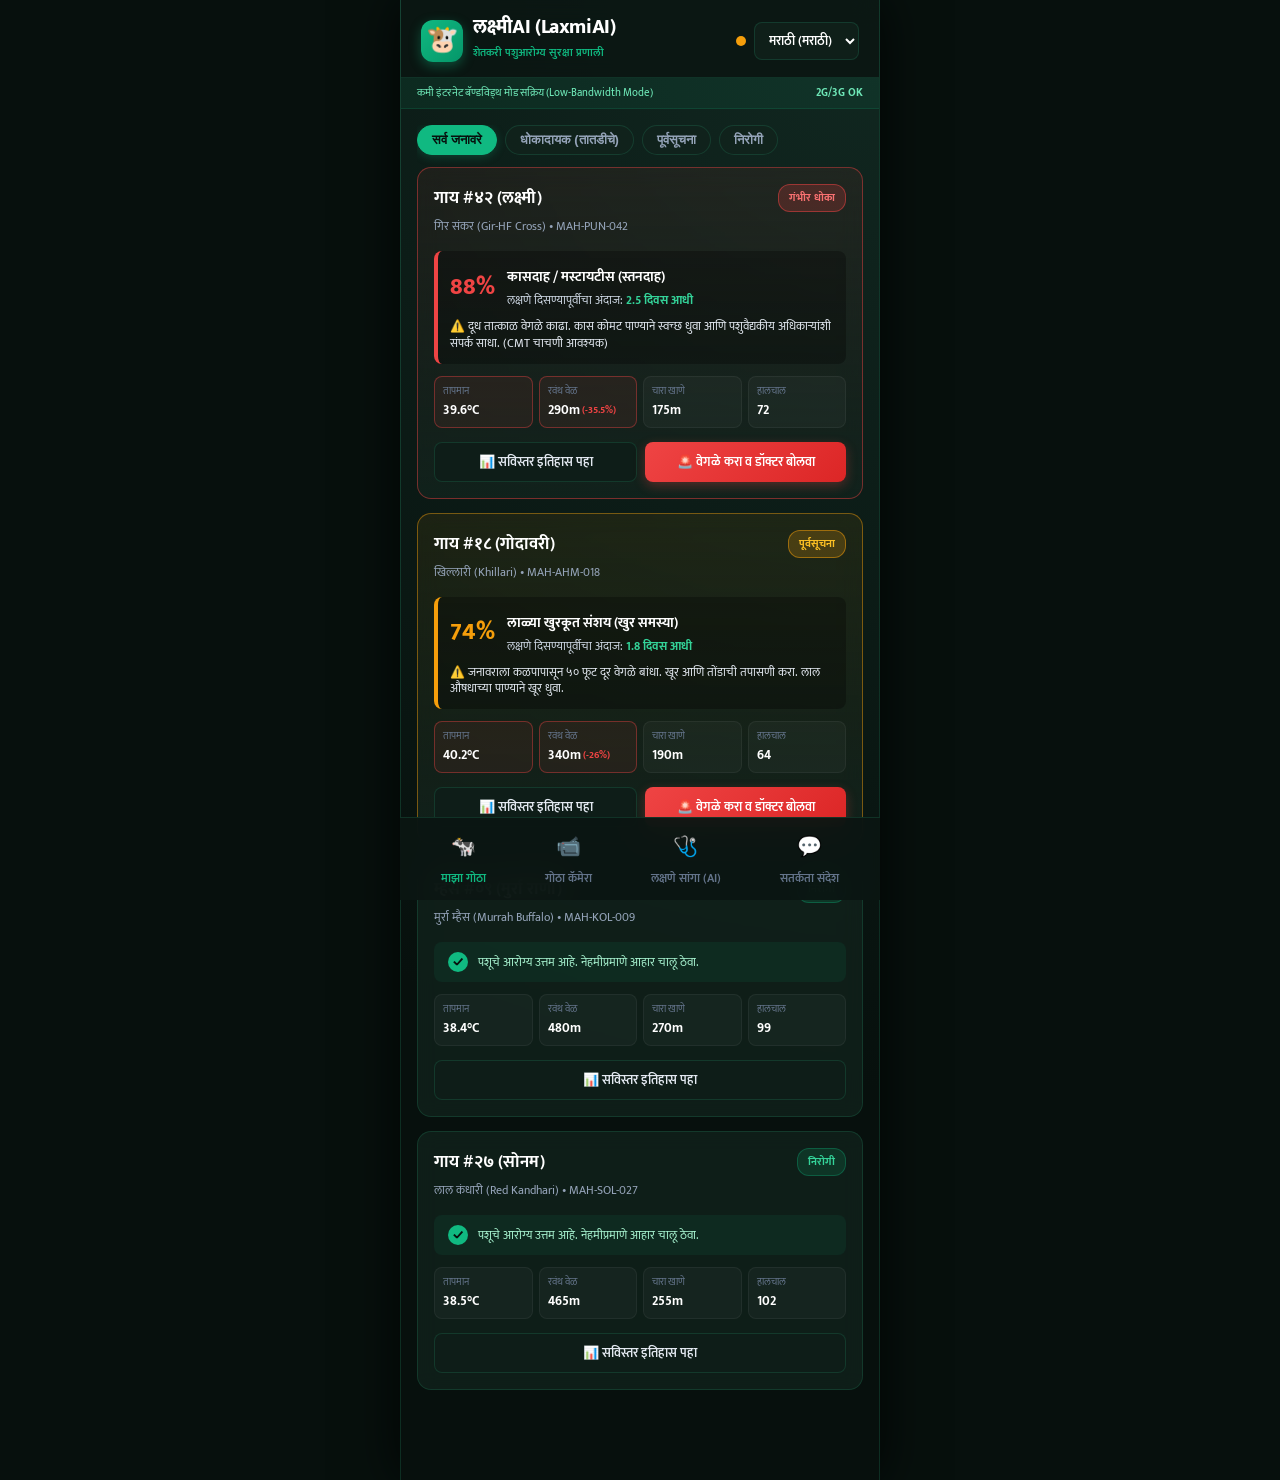
<file: farmer-app/index.html>
<!DOCTYPE html>
<html lang="mr">
<head>
  <meta charset="UTF-8">
  <meta name="viewport" content="width=device-width, initial-scale=1.0, maximum-scale=1.0, user-scalable=no">
  <title>LaxmiAI (लक्ष्मीAI) - शेतकरी पशुआरोग्य सुरक्षा प्रणाली</title>
  <meta name="description" content="LaxmiAI: AI-Powered Livestock Health Surveillance Platform for Rural Farmers (SIH Govt of Maharashtra)">
  <link rel="manifest" href="manifest.json">
  <link rel="stylesheet" href="css/app.css">
  <link rel="icon" href="data:image/svg+xml,<svg xmlns=%22http://www.w3.org/2000/svg%22 viewBox=%220 0 100 100%22><text y=%22.9em%22 font-size=%2290%22>🐮</text></svg>">
</head>
<body>

  <div class="app-container">
    <!-- Top Sticky Header -->
    <header class="app-header">
      <div class="brand-section">
        <div class="brand-logo">🐮</div>
        <div>
          <h1 class="brand-title" data-i18n="app_title">LaxmiAI (लक्ष्मीAI)</h1>
          <span class="brand-subtitle" data-i18n="app_subtitle">शेतकरी पशुआरोग्य सुरक्षा</span>
        </div>
      </div>
      <div class="header-controls">
        <span id="backendStatusIndicator" class="online-indicator live" title="Backend Connected"></span>
        <select id="langSelect" class="lang-dropdown" aria-label="भाषा निवडा">
          <option value="mr">मराठी (मराठी)</option>
          <option value="hi">हिन्दी (Hindi)</option>
          <option value="en">English</option>
        </select>
      </div>
    </header>

    <!-- Low-Bandwidth Mode Notification Bar -->
    <div class="low-bandwidth-banner">
      <span data-i18n="offline_notice">📶 कमी इंटरनेट बॅण्डविड्थ मोड सक्रिय (Low-Bandwidth Mode)</span>
      <span style="font-weight: 700;">2G/3G OK</span>
    </div>

    <!-- Main Views Area -->
    <main class="main-content">

      <!-- VIEW 1: HERD DASHBOARD -->
      <section id="viewDashboard">
        <!-- Filter Chips -->
        <div class="filter-bar">
          <button class="filter-chip active" data-filter="all" data-i18n="filter_all">सर्व जनावरे</button>
          <button class="filter-chip" data-filter="critical" data-i18n="filter_high_risk">धोकादायक (तातडीचे)</button>
          <button class="filter-chip" data-filter="warning" data-i18n="filter_warning">पूर्वसूचना</button>
          <button class="filter-chip" data-filter="healthy" data-i18n="filter_healthy">निरोगी</button>
        </div>

        <!-- Herd Cards Feed -->
        <div id="herdCardsContainer" class="herd-cards-container">
          <!-- Dynamic cards injected by app.js -->
        </div>
      </section>

      <!-- VIEW 2: ANIMAL DETAIL & CHARTS -->
      <section id="viewDetail" style="display: none;">
        <div class="back-bar">
          <button class="back-btn" onclick="showTab('dashboard')" data-i18n="btn_back_to_herd">← मागे गोठ्याकडे</button>
        </div>

        <div class="detail-card">
          <h2 id="detailHeaderName" class="cow-name" style="font-size: 20px;">गाय #४२ (लक्ष्मी)</h2>
          <span id="detailHeaderSub" class="cow-breed" style="display: block; margin-bottom: 14px;">गिर संकर • MAH-PUN-042</span>

          <h4 style="font-size: 14px; color: #34D399; margin-bottom: 8px;" data-i18n="trend_charts">मागील ७ दिवसांचा कल आलेख</h4>

          <!-- Metric Switch Buttons -->
          <div class="metric-selector">
            <button class="metric-btn active" data-metric="temperature" onclick="setChartMetric('temperature')">🌡️ शरीराचे तापमान</button>
            <button class="metric-btn" data-metric="rumination" onclick="setChartMetric('rumination')">🌾 रवंथ वेळ (min)</button>
            <button class="metric-btn" data-metric="feeding" onclick="setChartMetric('feeding')">🥣 चारा खाणे (min)</button>
            <button class="metric-btn" data-metric="activity" onclick="setChartMetric('activity')">🏃 हालचाल निर्देशांक</button>
          </div>

          <!-- Pure SVG Chart Area -->
          <div id="vitalsChartArea" class="chart-wrapper"></div>
        </div>

        <!-- Vaccination & Medical Record -->
        <div class="detail-card">
          <h4 style="font-size: 14px; color: #E2E8F0; margin-bottom: 10px;" data-i18n="vaccination_log">लसीकरण व उपचार नोंदवही</h4>
          <div id="vaccinationLogContainer"></div>
        </div>
      </section>

      <!-- VIEW 3: SYMPTOM REPORT & AI TRIAGE -->
      <section id="viewSymptoms" style="display: none;">
        <div class="detail-card">
          <h2 style="font-size: 18px; margin-bottom: 6px;" data-i18n="report_screen_title">जनावराची लक्षणे सांगा</h2>
          <p style="font-size: 13px; color: var(--text-muted); margin-bottom: 14px;" data-i18n="report_screen_desc">
            तुमच्या भाषेत जनावराची लक्षणे लिहा किंवा माईक दाबून बोला. आमची AI प्रणाली तात्काळ आजार ओळखेल आणि घरगुती प्रथमोपचार सांगेल.
          </p>

          <div class="symptom-form">
            <textarea id="symptomInput" class="symptom-textarea" placeholder="उदा. गायीचे दूध अचानक कमी झाले आहे, कास गरम आणि सुजलेली दिसते..." data-i18n="symptom_placeholder"></textarea>

            <div class="symptom-btn-row">
              <button id="btnVoiceRecord" class="btn btn-secondary" style="flex: 1;" data-i18n="btn_record_voice">
                🎤 आवाज रेकॉर्ड करा
              </button>
              <button class="btn btn-secondary" style="flex: 1;" onclick="alert('कॅमेरा उघडला - फोटो जोडला गेला!')" data-i18n="btn_add_photo">
                📷 फोटो जोडा
              </button>
            </div>

            <button id="btnAnalyzeSymptoms" class="btn btn-primary" style="padding: 12px; font-size: 15px;" data-i18n="btn_analyze_symptoms">
              🔍 AI द्वारे आजार तपासा
            </button>
          </div>

          <!-- AI Triage Result Box -->
          <div id="triageResultCard" class="triage-result-box">
            <div style="display: flex; justify-content: space-between; align-items: center; margin-bottom: 8px;">
              <h4 data-i18n="triage_result_title">AI निदान व तत्काळ सल्ला</h4>
              <span id="triageUrgency" class="status-pill pill-critical">अतितातडीचे</span>
            </div>

            <div style="background: rgba(0,0,0,0.3); padding: 10px; border-radius: 8px; margin-bottom: 12px;">
              <span style="font-size: 12px; color: var(--text-dim);" data-i18n="predicted_disease">संभाव्य आजार:</span>
              <strong id="triageCondition" style="font-size: 16px; color: #FFFFFF; display: block;">कासदाह / मस्टायटीस</strong>
            </div>

            <strong style="font-size: 13px; color: #F8FAFC;" data-i18n="immediate_actions">शेतकऱ्यांनी लगेच करावयाची कृती:</strong>
            <ul id="triageActionsList" class="triage-actions-list"></ul>

            <button id="btnPlayAudioAdvice" class="btn btn-secondary" style="width: 100%; margin-top: 10px; border-color: #10B981; color: #34D399;" data-i18n="listen_audio_advice">
              🔊 मराठीत सल्ला ऐका
            </button>

            <p style="font-size: 11px; color: #94A3B8; text-align: center; margin-top: 10px;" data-i18n="gov_helpline">
              महाराष्ट्र शासन मोफत पशुसंवर्धन हेल्पलाईन: १९६२
            </p>
          </div>
        </div>
      </section>

      <!-- VIEW 4: ALERTS FEED -->
      <section id="viewAlerts" style="display: none;">
        <div id="alertsFeedContainer"></div>
      </section>

      <!-- VIEW 5: LIVE BARN CAMERA FEED (गोठा थेट कॅमेरा) -->
      <section id="viewCamera" style="display: none;">
        <div class="detail-card">
          <div style="display: flex; justify-content: space-between; align-items: center; margin-bottom: 8px;">
            <h2 style="font-size: 18px; color: #FFFFFF;" data-i18n="tab_camera">गोठा कॅमेरा (थेट पाळत)</h2>
            <span id="farmerCameraStatusBadge" class="status-pill pill-critical">● थेट (Live AI)</span>
          </div>
          <p style="font-size: 12px; color: var(--text-muted); margin-bottom: 12px;">
            तुमच्या गोठ्यातील सीसीटीव्ही किंवा मोबाईल कॅमेरा वापरून आजारी जनावरे व असामान्य हालचाली (दीर्घकाळ झोपून राहणे) ओळखा.
          </p>

          <!-- Video / Canvas Feed Player -->
          <div class="farmer-cctv-wrapper">
            <canvas id="farmerCCTVCanvas"></canvas>
            <video id="farmerWebcamVideo" playsinline autoplay muted style="display: none;"></video>
            <div class="farmer-cctv-hud">
              <span id="farmerHudLocation">📍 बारामती शेड #०४ • TAG-1042</span>
              <span id="farmerHudFps" style="color: #34D399;">28.8 FPS</span>
            </div>
          </div>

          <!-- Camera Controls -->
          <div style="display: flex; gap: 8px; margin-top: 12px; flex-wrap: wrap;">
            <button id="btnToggleFarmerWebcam" class="btn btn-primary" style="flex: 1; min-width: 140px;" onclick="toggleFarmerCamera()">
              📷 माझा कॅमेरा सुरू करा
            </button>
            <button class="btn btn-secondary" style="flex: 1; min-width: 140px;" onclick="document.getElementById('farmerVideoUploadInput').click()">
              📁 व्हिडिओ क्लिप तपासा
            </button>
            <input type="file" id="farmerVideoUploadInput" accept="video/*" style="display: none;" onchange="handleFarmerVideoUpload(event)">
          </div>

          <!-- Live Detection Report Card -->
          <div id="farmerCameraAlertBox" class="triage-result-box" style="display: block; margin-top: 14px; border-left-color: #EF4444;">
            <div style="display: flex; justify-content: space-between; align-items: center; margin-bottom: 6px;">
              <strong style="color: #EF4444; font-size: 14px;">⚠️ AI इशारा: असामान्य वर्तन आढळले!</strong>
              <span class="status-pill pill-critical">९४% अचूकता</span>
            </div>
            <div style="font-size: 13px; color: #F1F5F9; line-height: 1.4;">
              <strong>गाय #४२ (लक्ष्मी):</strong> जनावर >१८० मिनिटांपासून एकाकी पडून आहे (Prolonged Recumbency). कासदाह किंवा तीव्र तापाची शक्यता आहे.
            </div>
            <div style="display: flex; gap: 8px; margin-top: 10px;">
              <button class="btn btn-secondary" style="flex: 1; border-color: #EF4444; color: #FCA5A5;" onclick="playVoiceWarningAudio()">
                🔊 आवाजी सतर्कता ऐका
              </button>
              <button class="btn btn-primary" style="flex: 1; background: #10B981;" onclick="callDoctorHelpline()">
                📞 १९६२ डॉक्टर बोलवा
              </button>
            </div>
          </div>
        </div>
      </section>

    </main>

    <!-- Bottom Sticky Tab Navigation -->
    <nav class="bottom-nav">
      <button class="nav-tab-btn active" data-tab="dashboard">
        <span class="tab-icon">🐄</span>
        <span data-i18n="tab_dashboard">माझा गोठा</span>
      </button>
      <button class="nav-tab-btn" data-tab="camera">
        <span class="tab-icon">📹</span>
        <span data-i18n="tab_camera">गोठा कॅमेरा</span>
      </button>
      <button class="nav-tab-btn" data-tab="symptoms">
        <span class="tab-icon">🩺</span>
        <span data-i18n="tab_symptoms">लक्षणे सांगा (AI)</span>
      </button>
      <button class="nav-tab-btn" data-tab="alerts">
        <span class="tab-icon">💬</span>
        <span data-i18n="tab_alerts">सतर्कता संदेश</span>
      </button>
    </nav>
  </div>

  <script src="js/i18n.js"></script>
  <script src="js/api.js"></script>
  <script src="js/charts.js"></script>
  <script src="js/app.js"></script>
</body>
</html>
</file>
<file: farmer-app/css/app.css>
/*
  PashuRakshak Farmer App - Modern Rural PWA Stylesheet
  Theme: Glassmorphic Emerald & Deep Carbon
  Optimized for high-contrast mobile displays in rural sunlight.
*/

@import url('https://fonts.googleapis.com/css2?family=Mukta:wght@400;500;600;700;800&family=Outfit:wght@400;500;600;700&display=swap');

:root {
  --bg-primary: #07100D;
  --bg-surface: #0E1D18;
  --bg-card: rgba(18, 35, 29, 0.75);
  --bg-glass: rgba(22, 44, 37, 0.6);
  --border-subtle: rgba(52, 211, 153, 0.15);
  --border-glow: rgba(16, 185, 129, 0.4);

  --accent-green: #10B981;
  --accent-green-glow: rgba(16, 185, 129, 0.25);
  --accent-amber: #F59E0B;
  --accent-red: #EF4444;
  --accent-red-bg: rgba(239, 68, 68, 0.12);
  --accent-blue: #3B82F6;

  --text-main: #F8FAFC;
  --text-muted: #94A3B8;
  --text-dim: #64748B;

  --radius-sm: 8px;
  --radius-md: 14px;
  --radius-lg: 20px;
  --shadow-card: 0 10px 25px -5px rgba(0, 0, 0, 0.5), 0 8px 10px -6px rgba(0, 0, 0, 0.4);
}

* {
  box-sizing: border-box;
  margin: 0;
  padding: 0;
  -webkit-tap-highlight-color: transparent;
}

body {
  font-family: 'Mukta', 'Outfit', sans-serif;
  background-color: var(--bg-primary);
  color: var(--text-main);
  min-height: 100vh;
  display: flex;
  justify-content: center;
  align-items: flex-start;
  padding: 0;
  overflow-x: hidden;
}

/* Mobile Frame Container */
.app-container {
  width: 100%;
  max-width: 480px;
  min-height: 100vh;
  background: radial-gradient(circle at top right, #112821 0%, #07100D 70%);
  display: flex;
  flex-direction: column;
  position: relative;
  box-shadow: 0 0 50px rgba(0, 0, 0, 0.8);
  border-left: 1px solid var(--border-subtle);
  border-right: 1px solid var(--border-subtle);
}

/* App Header */
.app-header {
  padding: 16px 20px 12px;
  background: rgba(11, 22, 18, 0.85);
  backdrop-filter: blur(12px);
  position: sticky;
  top: 0;
  z-index: 50;
  border-bottom: 1px solid var(--border-subtle);
  display: flex;
  align-items: center;
  justify-content: space-between;
}

.brand-section {
  display: flex;
  align-items: center;
  gap: 10px;
}

.brand-logo {
  font-size: 26px;
  background: linear-gradient(135deg, #10B981, #059669);
  width: 42px;
  height: 42px;
  display: flex;
  align-items: center;
  justify-content: center;
  border-radius: 12px;
  box-shadow: 0 4px 12px rgba(16, 185, 129, 0.35);
}

.brand-title {
  font-size: 20px;
  font-weight: 800;
  letter-spacing: -0.02em;
  color: #FFFFFF;
  line-height: 1.1;
}

.brand-subtitle {
  font-size: 11px;
  color: var(--accent-green);
  font-weight: 600;
}

.header-controls {
  display: flex;
  align-items: center;
  gap: 8px;
}

.lang-dropdown {
  background: var(--bg-card);
  border: 1px solid var(--border-subtle);
  color: #FFFFFF;
  font-family: 'Mukta', sans-serif;
  font-size: 13px;
  font-weight: 600;
  padding: 6px 10px;
  border-radius: var(--radius-sm);
  outline: none;
  cursor: pointer;
}

.online-indicator {
  width: 10px;
  height: 10px;
  border-radius: 50%;
  display: inline-block;
}

.online-indicator.live {
  background: #10B981;
  box-shadow: 0 0 8px #10B981;
}

.online-indicator.cached {
  background: #F59E0B;
}

/* Low-Bandwidth Banner */
.low-bandwidth-banner {
  background: rgba(16, 185, 129, 0.08);
  border-bottom: 1px solid rgba(16, 185, 129, 0.15);
  padding: 6px 16px;
  font-size: 11px;
  display: flex;
  align-items: center;
  justify-content: space-between;
  color: #6EE7B7;
}

/* App Main Content */
.main-content {
  flex: 1;
  padding: 16px;
  padding-bottom: 90px;
  overflow-y: auto;
}

/* Filter Chips */
.filter-bar {
  display: flex;
  gap: 8px;
  overflow-x: auto;
  padding-bottom: 12px;
  scrollbar-width: none;
}

.filter-bar::-webkit-scrollbar {
  display: none;
}

.filter-chip {
  background: var(--bg-card);
  border: 1px solid var(--border-subtle);
  color: var(--text-muted);
  padding: 6px 14px;
  border-radius: 20px;
  font-size: 13px;
  font-weight: 600;
  white-space: nowrap;
  cursor: pointer;
  transition: all 0.2s ease;
}

.filter-chip.active {
  background: var(--accent-green);
  color: #07100D;
  border-color: var(--accent-green);
  box-shadow: 0 2px 10px var(--accent-green-glow);
}

/* Cow Risk Cards */
.herd-cards-container {
  display: flex;
  flex-direction: column;
  gap: 14px;
}

.cow-card {
  background: var(--bg-card);
  backdrop-filter: blur(10px);
  border: 1px solid var(--border-subtle);
  border-radius: var(--radius-md);
  padding: 16px;
  transition: transform 0.2s ease, border-color 0.2s ease;
  position: relative;
  overflow: hidden;
}

.cow-card.critical {
  border-color: rgba(239, 68, 68, 0.45);
  background: linear-gradient(180deg, rgba(239, 68, 68, 0.08) 0%, rgba(18, 35, 29, 0.85) 100%);
}

.cow-card.warning {
  border-color: rgba(245, 158, 11, 0.45);
  background: linear-gradient(180deg, rgba(245, 158, 11, 0.08) 0%, rgba(18, 35, 29, 0.85) 100%);
}

.card-header {
  display: flex;
  justify-content: space-between;
  align-items: flex-start;
  margin-bottom: 12px;
}

.cow-name {
  font-size: 17px;
  font-weight: 700;
  color: #FFFFFF;
}

.cow-breed {
  font-size: 12px;
  color: var(--text-muted);
}

/* Status Badges */
.badge {
  font-size: 11px;
  font-weight: 700;
  padding: 4px 10px;
  border-radius: 12px;
  text-transform: uppercase;
}

.badge-critical {
  background: rgba(239, 68, 68, 0.2);
  color: #F87171;
  border: 1px solid rgba(239, 68, 68, 0.5);
  animation: pulseAlarm 2s infinite;
}

.badge-warning {
  background: rgba(245, 158, 11, 0.2);
  color: #FBBF24;
  border: 1px solid rgba(245, 158, 11, 0.5);
}

.badge-healthy {
  background: rgba(16, 185, 129, 0.15);
  color: #34D399;
  border: 1px solid rgba(16, 185, 129, 0.3);
}

@keyframes pulseAlarm {
  0% { box-shadow: 0 0 0 0 rgba(239, 68, 68, 0.4); }
  70% { box-shadow: 0 0 0 8px rgba(239, 68, 68, 0); }
  100% { box-shadow: 0 0 0 0 rgba(239, 68, 68, 0); }
}

/* Risk Highlight Box */
.risk-highlight {
  background: rgba(0, 0, 0, 0.3);
  border-radius: var(--radius-sm);
  padding: 12px;
  margin-bottom: 12px;
  border-left: 4px solid var(--accent-red);
}

.cow-card.warning .risk-highlight {
  border-left-color: var(--accent-amber);
}

.risk-prob-banner {
  display: flex;
  align-items: center;
  gap: 12px;
  margin-bottom: 8px;
}

.risk-pct {
  font-size: 24px;
  font-weight: 800;
  color: #EF4444;
  line-height: 1;
}

.cow-card.warning .risk-pct {
  color: #F59E0B;
}

.risk-details strong {
  font-size: 14px;
  color: #FFFFFF;
}

.lead-time {
  font-size: 12px;
  color: #CBD5E1;
}

.lead-time b {
  color: #34D399;
}

.action-summary {
  font-size: 12px;
  color: #E2E8F0;
  line-height: 1.4;
}

/* Healthy Banner */
.healthy-banner {
  display: flex;
  align-items: center;
  gap: 10px;
  background: rgba(16, 185, 129, 0.08);
  padding: 10px 14px;
  border-radius: var(--radius-sm);
  margin-bottom: 12px;
  font-size: 12px;
  color: #A7F3D0;
}

.check-icon {
  background: #10B981;
  color: #07100D;
  width: 20px;
  height: 20px;
  border-radius: 50%;
  display: flex;
  align-items: center;
  justify-content: center;
  font-weight: 800;
  font-size: 12px;
}

/* Vitals Grid */
.vitals-grid {
  display: grid;
  grid-template-columns: repeat(4, 1fr);
  gap: 6px;
  margin-bottom: 14px;
}

.vital-cell {
  background: rgba(255, 255, 255, 0.03);
  border: 1px solid rgba(255, 255, 255, 0.05);
  border-radius: var(--radius-sm);
  padding: 6px 8px;
  display: flex;
  flex-direction: column;
}

.vital-cell.vital-alarm {
  border-color: rgba(239, 68, 68, 0.4);
  background: rgba(239, 68, 68, 0.08);
}

.v-label {
  font-size: 10px;
  color: var(--text-dim);
}

.v-val {
  font-size: 13px;
  font-weight: 700;
  color: #FFFFFF;
  display: flex;
  align-items: center;
  gap: 2px;
}

.drop-tag {
  color: #EF4444;
  font-size: 10px;
}

/* Actions Row */
.card-actions {
  display: flex;
  gap: 8px;
}

.btn {
  flex: 1;
  padding: 8px 12px;
  border-radius: var(--radius-sm);
  font-family: 'Mukta', sans-serif;
  font-size: 13px;
  font-weight: 600;
  cursor: pointer;
  border: none;
  transition: all 0.2s ease;
  display: flex;
  align-items: center;
  justify-content: center;
  gap: 6px;
}

.btn-primary {
  background: linear-gradient(135deg, #EF4444, #DC2626);
  color: #FFFFFF;
  box-shadow: 0 4px 12px rgba(239, 68, 68, 0.3);
}

.btn-primary:active {
  transform: scale(0.98);
}

.btn-secondary {
  background: var(--bg-surface);
  color: #E2E8F0;
  border: 1px solid var(--border-subtle);
}

.btn-secondary:hover {
  background: rgba(255, 255, 255, 0.08);
}

/* Bottom Navigation Bar */
.bottom-nav {
  position: fixed;
  bottom: 0;
  left: 50%;
  transform: translateX(-50%);
  width: 100%;
  max-width: 480px;
  background: rgba(11, 22, 18, 0.95);
  backdrop-filter: blur(16px);
  border-top: 1px solid var(--border-subtle);
  display: flex;
  justify-content: space-around;
  padding: 8px 12px;
  z-index: 100;
}

.nav-tab-btn {
  background: transparent;
  border: none;
  color: var(--text-dim);
  font-family: 'Mukta', sans-serif;
  font-size: 12px;
  font-weight: 600;
  display: flex;
  flex-direction: column;
  align-items: center;
  gap: 4px;
  cursor: pointer;
  transition: color 0.2s;
  padding: 4px 12px;
}

.nav-tab-btn .tab-icon {
  font-size: 20px;
}

.nav-tab-btn.active {
  color: var(--accent-green);
}

/* Detail View */
.back-bar {
  margin-bottom: 14px;
}

.back-btn {
  background: transparent;
  border: 1px solid var(--border-subtle);
  color: #CBD5E1;
  padding: 6px 12px;
  border-radius: var(--radius-sm);
  font-size: 13px;
  cursor: pointer;
}

.detail-card {
  background: var(--bg-card);
  border: 1px solid var(--border-subtle);
  border-radius: var(--radius-md);
  padding: 16px;
  margin-bottom: 16px;
}

.metric-selector {
  display: flex;
  gap: 6px;
  overflow-x: auto;
  margin-bottom: 12px;
}

.metric-btn {
  background: rgba(255, 255, 255, 0.04);
  border: 1px solid rgba(255, 255, 255, 0.08);
  color: var(--text-muted);
  padding: 4px 10px;
  border-radius: 6px;
  font-size: 11px;
  font-weight: 600;
  cursor: pointer;
  white-space: nowrap;
}

.metric-btn.active {
  background: rgba(16, 185, 129, 0.2);
  color: #34D399;
  border-color: var(--accent-green);
}

.chart-wrapper {
  width: 100%;
  height: 190px;
}

.vitals-svg-chart {
  width: 100%;
  height: 100%;
  overflow: visible;
}

/* Vaccination Log */
.vaccine-row {
  display: flex;
  justify-content: space-between;
  align-items: center;
  padding: 10px 0;
  border-bottom: 1px solid rgba(255, 255, 255, 0.06);
}

.vaccine-row:last-child {
  border-bottom: none;
}

.v-info strong {
  display: block;
  font-size: 13px;
  color: #FFFFFF;
}

.v-info small {
  font-size: 11px;
  color: var(--text-muted);
}

.status-pill {
  font-size: 11px;
  font-weight: 700;
  padding: 3px 8px;
  border-radius: 10px;
}

.pill-done {
  background: rgba(16, 185, 129, 0.15);
  color: #34D399;
}

.pill-due {
  background: rgba(245, 158, 11, 0.15);
  color: #FBBF24;
}

.pill-critical {
  background: rgba(239, 68, 68, 0.2);
  color: #F87171;
}

/* Symptom Reporter */
.symptom-form {
  display: flex;
  flex-direction: column;
  gap: 12px;
}

.symptom-textarea {
  width: 100%;
  min-height: 110px;
  background: var(--bg-surface);
  border: 1px solid var(--border-subtle);
  border-radius: var(--radius-md);
  color: #FFFFFF;
  padding: 12px;
  font-family: 'Mukta', sans-serif;
  font-size: 15px;
  outline: none;
  resize: vertical;
}

.symptom-textarea:focus {
  border-color: var(--accent-green);
  box-shadow: 0 0 0 2px var(--accent-green-glow);
}

.symptom-btn-row {
  display: flex;
  gap: 8px;
}

.recording-pulse {
  background: #EF4444 !important;
  color: #FFFFFF !important;
  animation: recPulse 1.2s infinite;
}

@keyframes recPulse {
  0% { transform: scale(1); box-shadow: 0 0 0 0 rgba(239, 68, 68, 0.7); }
  70% { transform: scale(1.02); box-shadow: 0 0 0 10px rgba(239, 68, 68, 0); }
  100% { transform: scale(1); box-shadow: 0 0 0 0 rgba(239, 68, 68, 0); }
}

.triage-result-box {
  display: none;
  background: var(--bg-card);
  border: 1px solid var(--border-glow);
  border-radius: var(--radius-md);
  padding: 16px;
  margin-top: 14px;
}

.triage-result-box h4 {
  font-size: 16px;
  color: #34D399;
  margin-bottom: 8px;
}

.triage-actions-list {
  list-style: none;
  display: flex;
  flex-direction: column;
  gap: 8px;
  margin: 12px 0;
}

.triage-actions-list li {
  font-size: 13px;
  color: #E2E8F0;
  display: flex;
  gap: 8px;
  align-items: flex-start;
  line-height: 1.4;
}

.triage-actions-list li span:first-child {
  color: #10B981;
  font-weight: 800;
}

/* WhatsApp Mock Box */
.whatsapp-mock-box {
  background: #0B141A;
  border-radius: var(--radius-md);
  border: 1px solid rgba(255, 255, 255, 0.1);
  padding: 14px;
  display: flex;
  flex-direction: column;
  gap: 12px;
}

.wa-header {
  display: flex;
  align-items: center;
  gap: 10px;
  border-bottom: 1px solid rgba(255, 255, 255, 0.08);
  padding-bottom: 10px;
}

.wa-avatar {
  width: 38px;
  height: 38px;
  background: #00A884;
  border-radius: 50%;
  display: flex;
  align-items: center;
  justify-content: center;
  font-size: 20px;
}

.wa-header strong {
  font-size: 14px;
  display: block;
}

.wa-header small {
  font-size: 11px;
  color: #00A884;
}

.wa-bubble {
  background: #005C4B;
  color: #E9EDEF;
  border-radius: 10px 10px 0 10px;
  padding: 12px;
  font-size: 13px;
  line-height: 1.45;
  display: flex;
  flex-direction: column;
  gap: 6px;
  align-self: flex-end;
  max-width: 95%;
}

.wa-time {
  font-size: 10px;
  color: rgba(255, 255, 255, 0.6);
  align-self: flex-end;
}

/* ============================================================
   Farmer Live Barn CCTV Player
   ============================================================ */
.farmer-cctv-wrapper {
  position: relative;
  width: 100%;
  aspect-ratio: 16 / 9;
  background: #000000;
  border-radius: var(--radius-md);
  overflow: hidden;
  border: 1px solid rgba(56, 189, 248, 0.3);
  box-shadow: 0 8px 24px rgba(0, 0, 0, 0.5);
}

#farmerCCTVCanvas {
  width: 100%;
  height: 100%;
  object-fit: contain;
  display: block;
}

.farmer-cctv-hud {
  position: absolute;
  top: 8px;
  left: 8px;
  right: 8px;
  display: flex;
  justify-content: space-between;
  align-items: center;
  background: rgba(15, 23, 42, 0.8);
  padding: 4px 10px;
  border-radius: 6px;
  font-size: 11px;
  font-weight: 600;
  color: #F8FAFC;
  backdrop-filter: blur(4px);
  border: 1px solid rgba(255, 255, 255, 0.1);
  pointer-events: none;
}
</file>
